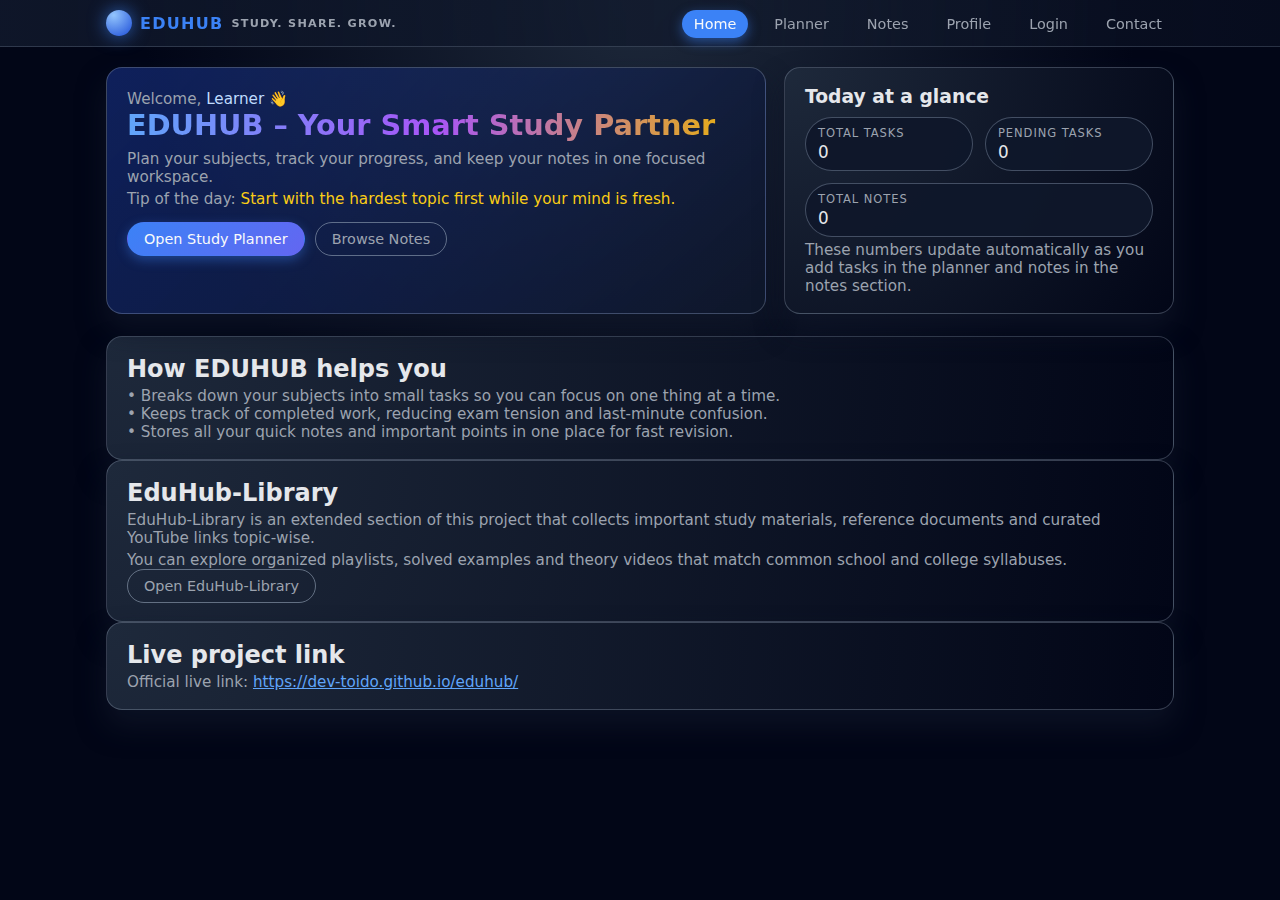
<file: index.html>
<!DOCTYPE html>
<html lang="en">
<head>
  <meta charset="UTF-8">
  <title>EDUHUB | Dashboard</title>
  <meta name="viewport" content="width=device-width, initial-scale=1">
  <link rel="stylesheet" href="style.css">
</head>
<body>
  <nav>
    <div class="nav-inner">
      <div class="logo">
        <div class="logo-dot"></div>
        EDUHUB
        <span>Study. Share. Grow.</span>
      </div>

      <div class="menu-toggle">&#9776;</div>

      <ul class="nav-links">
        <li><a href="index.html" class="active">Home</a></li>
        <li><a href="planner.html">Planner</a></li>
        <li><a href="notes.html">Notes</a></li>
        <li><a href="profile.html">Profile</a></li>
        <li><a href="login.html">Login</a></li>
        <li><a href="contact.html">Contact</a></li>
      </ul>
    </div>
  </nav>

  <main class="page-wrap">
    <section class="hero">
      <div class="card card-soft">
        <p class="hero-sub">Welcome, <span id="welcomeName" style="color:#bfdbfe;">Learner</span> 👋</p>
        <h1 class="hero-title gradient-text">EDUHUB – Your Smart Study Partner</h1>
        <p class="hero-sub">
          Plan your subjects, track your progress, and keep your notes in one focused workspace.
        </p>
        <p class="hero-sub">
          Tip of the day: <span id="quote" style="color:#facc15;"></span>
        </p>

        <div class="btn-row">
          <a href="planner.html" class="btn btn-primary">Open Study Planner</a>
          <a href="notes.html" class="btn btn-outline">Browse Notes</a>
        </div>
      </div>

      <div class="card">
        <h3 style="margin-bottom:10px;">Today at a glance</h3>
        <div class="stats-row">
          <div class="stat-pill">
            <span class="stat-label">Total Tasks</span>
            <span class="stat-value" id="totalTasks">0</span>
          </div>
          <div class="stat-pill">
            <span class="stat-label">Pending Tasks</span>
            <span class="stat-value" id="upcomingTasks">0</span>
          </div>
          <div class="stat-pill">
            <span class="stat-label">Total Notes</span>
            <span class="stat-value" id="totalNotes">0</span>
          </div>
        </div>
        <p class="hero-sub">
          These numbers update automatically as you add tasks in the planner and notes in the notes section.
        </p>
      </div>
    </section>

    <section class="card">
      <h2>How EDUHUB helps you</h2>
      <p class="hero-sub">
        • Breaks down your subjects into small tasks so you can focus on one thing at a time.<br>
        • Keeps track of completed work, reducing exam tension and last‑minute confusion.<br>
        • Stores all your quick notes and important points in one place for fast revision.
      </p>
    </section>

    <section class="card">
      <h2>EduHub-Library</h2>
      <p class="hero-sub">
        EduHub-Library is an extended section of this project that collects important study materials,
        reference documents and curated YouTube links topic-wise.
      </p>
      <p class="hero-sub">
        You can explore organized playlists, solved examples and theory videos that match common
        school and college syllabuses.
      </p>
      <a href="https://sites.google.com/view/eduhud123/eduhub"
         class="btn btn-outline"
         target="_blank"
         rel="noopener noreferrer">
        Open EduHub-Library
      </a>
    </section>

    <section class="card">
      <h2>Live project link</h2>
      <p class="hero-sub">
        Official live link:
        <a href="https://dev-toido.github.io/eduhub/"
           target="_blank"
           rel="noopener noreferrer"
           style="color:#60a5fa;">
          https://dev-toido.github.io/eduhub/
        </a>
      </p>
    </section>
  </main>

  <script src="script.js"></script>
</body>
</html>
</file>
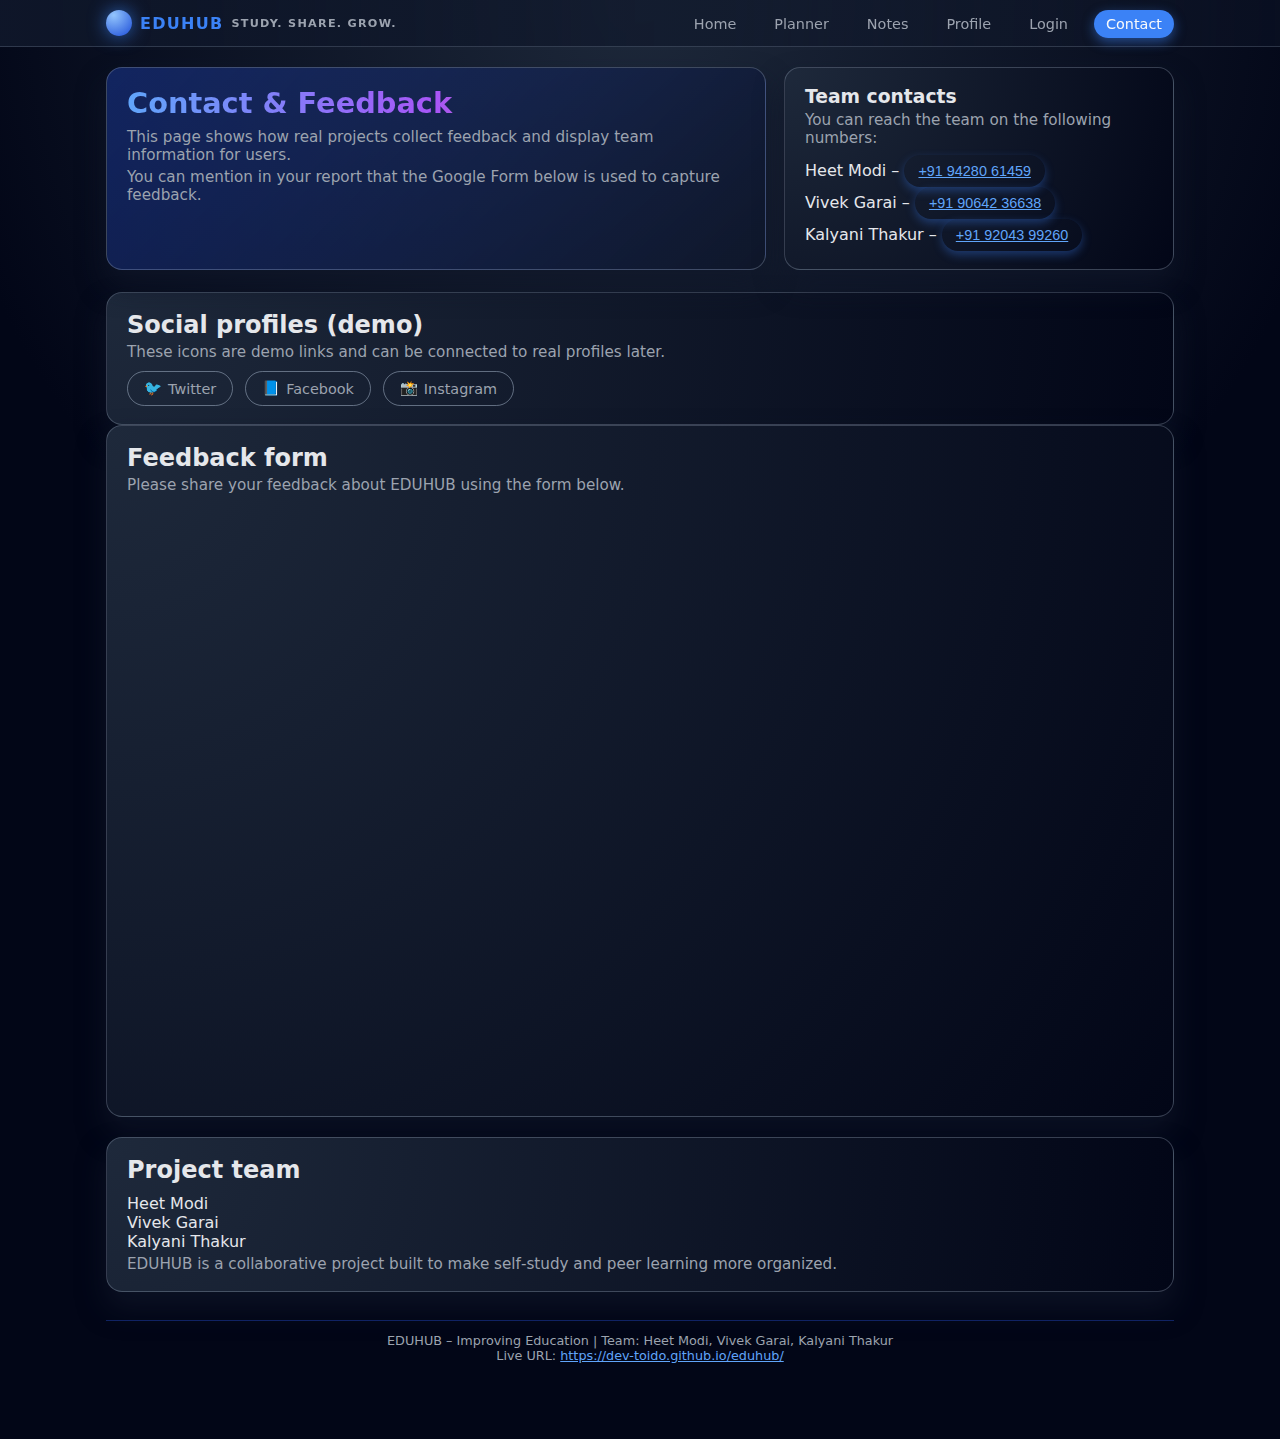
<file: contact.html>
<!DOCTYPE html>
<html lang="en">
<head>
  <meta charset="UTF-8">
  <title>EDUHUB | Contact</title>
  <meta name="viewport" content="width=device-width, initial-scale=1">
  <link rel="stylesheet" href="style.css">
</head>
<body>
  <nav>
    <div class="nav-inner">
      <div class="logo">
        <div class="logo-dot"></div>
        EDUHUB
        <span>Study. Share. Grow.</span>
      </div>

      <div class="menu-toggle">&#9776;</div>

      <ul class="nav-links">
        <li><a href="index.html">Home</a></li>
        <li><a href="planner.html">Planner</a></li>
        <li><a href="notes.html">Notes</a></li>
        <li><a href="profile.html">Profile</a></li>
        <li><a href="login.html">Login</a></li>
        <li><a href="contact.html" class="active">Contact</a></li>
      </ul>
    </div>
  </nav>

  <main class="page-wrap">
    <section class="hero">
      <div class="card card-soft">
        <h1 class="hero-title gradient-text">Contact & Feedback</h1>
        <p class="hero-sub">
          This page shows how real projects collect feedback and display team information for users.
        </p>
        <p class="hero-sub">
          You can mention in your report that the Google Form below is used to capture feedback.
        </p>
      </div>

      <div class="card">
        <h3>Team contacts</h3>
        <p class="hero-sub">You can reach the team on the following numbers:</p>
        <ul style="list-style:none; padding-left:0; margin-top:8px;">
          <li>Heet Modi – <button onclick="copyToClipboard('+919428061459')" style="background:none; border:none; color:#60a5fa; cursor:pointer; text-decoration:underline;">+91 94280 61459</button></li>
          <li>Vivek Garai – <button onclick="copyToClipboard('+919064236638')" style="background:none; border:none; color:#60a5fa; cursor:pointer; text-decoration:underline;">+91 90642 36638</button></li>
          <li>Kalyani Thakur – <button onclick="copyToClipboard('+919204399260')" style="background:none; border:none; color:#60a5fa; cursor:pointer; text-decoration:underline;">+91 92043 99260</button></li>
        </ul>
        <script>
          function copyToClipboard(text) {
            navigator.clipboard.writeText(text).then(() => {
              alert('Phone number copied!');
            });
          }
        </script>
      </div>
    </section>

    <section class="card">
      <h2>Social profiles (demo)</h2>
      <p class="hero-sub">These icons are demo links and can be connected to real profiles later.</p>
      <div style="display:flex; flex-wrap:wrap; gap:12px; margin-top:10px;">
        <a href="#" class="btn btn-outline">
          <span>🐦</span> Twitter
        </a>
        <a href="#" class="btn btn-outline">
          <span>📘</span> Facebook
        </a>
        <a href="#" class="btn btn-outline">
          <span>📸</span> Instagram
        </a>
      </div>
    </section>

    <section class="card">
      <h2>Feedback form</h2>
      <p class="hero-sub">
        Please share your feedback about EDUHUB using the form below.
      </p>

      <!-- Replace src with your real Google Forms embed URL -->
      <iframe src="https://forms.gle/2jZqL5MuZgSe7CPZA"
              width="100%"
              height="600"
              frameborder="0"
              marginheight="0"
              marginwidth="0">
        Loading…
      </iframe>
    </section>
    <section class="card" style="margin-top:20px;">
      <h2>Project team</h2>
      <ul style="margin-top:10px; list-style:none; padding-left:0;">
        <li>Heet Modi</li>
        <li>Vivek Garai</li>
        <li>Kalyani Thakur</li>
      </ul>
      <p class="hero-sub">
        EDUHUB is a collaborative project built to make self‑study and peer learning more organized.
      </p>
    </section>

    <footer>
      EDUHUB – Improving Education | Team: Heet Modi, Vivek Garai, Kalyani Thakur
      <br>
      Live URL:
      <a href="https://dev-toido.github.io/eduhub/"
         target="_blank"
         rel="noopener noreferrer"
         style="color:#60a5fa;">
        https://dev-toido.github.io/eduhub/
      </a>
    </footer>
  </main>

  <script src="script.js"></script>
</body>
</html>
</file>
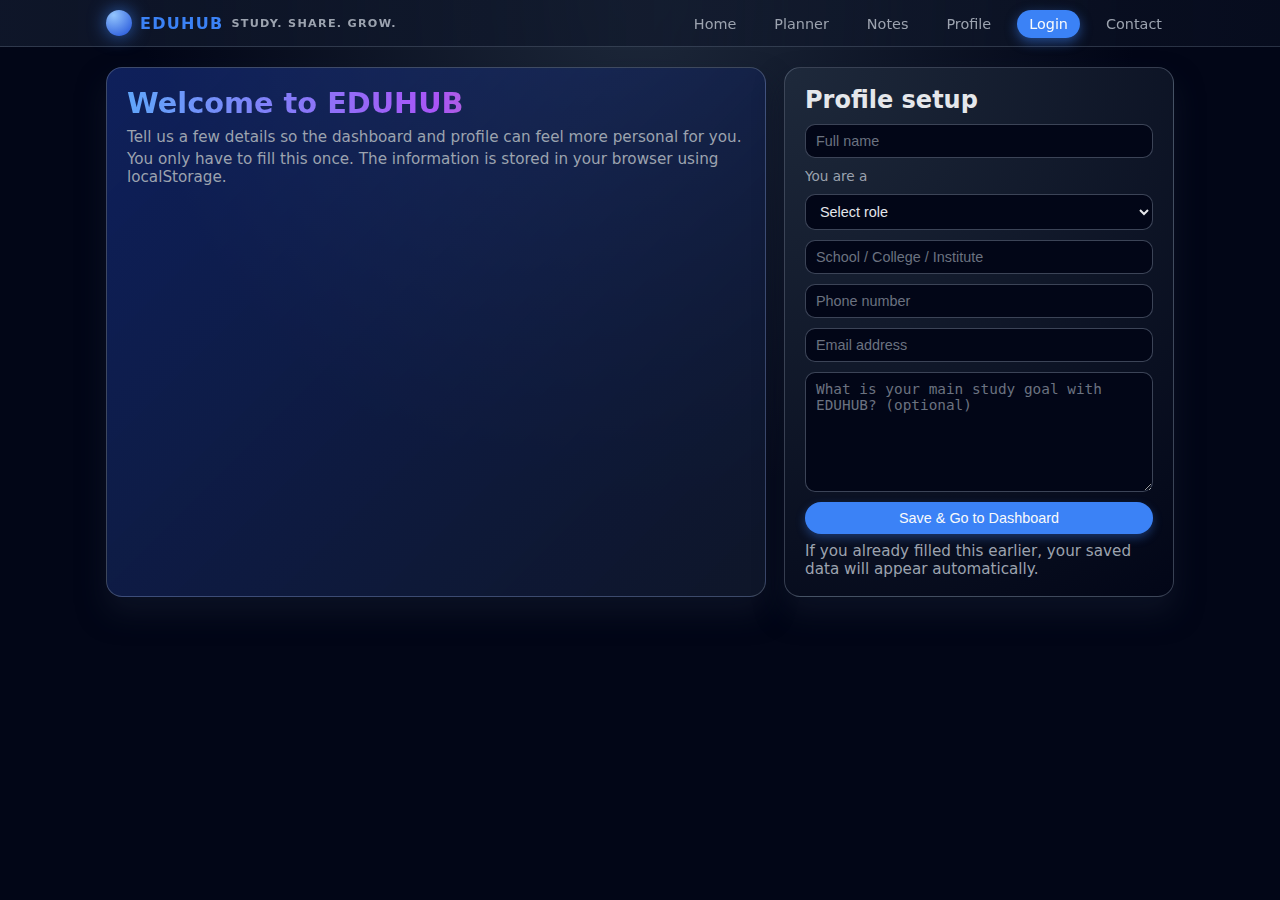
<file: login.html>
<!DOCTYPE html>
<html lang="en">
<head>
  <meta charset="UTF-8">
  <title>EDUHUB | Login / Profile Setup</title>
  <meta name="viewport" content="width=device-width, initial-scale=1">
  <link rel="stylesheet" href="style.css">
</head>
<body>
  <nav>
    <div class="nav-inner">
      <div class="logo">
        <div class="logo-dot"></div>
        EDUHUB
        <span>Study. Share. Grow.</span>
      </div>

      <div class="menu-toggle">&#9776;</div>

      <ul class="nav-links">
        <li><a href="index.html">Home</a></li>
        <li><a href="planner.html">Planner</a></li>
        <li><a href="notes.html">Notes</a></li>
        <li><a href="profile.html">Profile</a></li>
        <li><a href="login.html" class="active">Login</a></li>
        <li><a href="contact.html">Contact</a></li>
      </ul>
    </div>
  </nav>

  <main class="page-wrap">
    <section class="hero">
      <div class="card card-soft">
        <h1 class="hero-title gradient-text">Welcome to EDUHUB</h1>
        <p class="hero-sub">
          Tell us a few details so the dashboard and profile can feel more personal for you.
        </p>
        <p class="hero-sub">
          You only have to fill this once. The information is stored in your browser using localStorage.
        </p>
      </div>

      <div class="card">
        <h2>Profile setup</h2>
        <form id="userForm">
          <input type="text" id="userName" placeholder="Full name" required>

          <label style="font-size:0.85rem;color:#9ca3af;">You are a</label>
          <select id="userRole" required>
            <option value="">Select role</option>
            <option value="Student">Student</option>
            <option value="Teacher">Teacher</option>
            <option value="Parent">Parent</option>
            <option value="Other">Other</option>
          </select>

          <input type="text" id="userOrg" placeholder="School / College / Institute" required>
          <input type="text" id="userPhone" placeholder="Phone number" required>
          <input type="email" id="userEmail" placeholder="Email address" required>

          <textarea id="userGoal" placeholder="What is your main study goal with EDUHUB? (optional)"></textarea>

          <button type="submit">Save & Go to Dashboard</button>
        </form>
        <p class="hero-sub" style="margin-top:8px;">
          If you already filled this earlier, your saved data will appear automatically.
        </p>
      </div>
    </section>
  </main>

  <script src="script.js"></script>
</body>
</html>
</file>
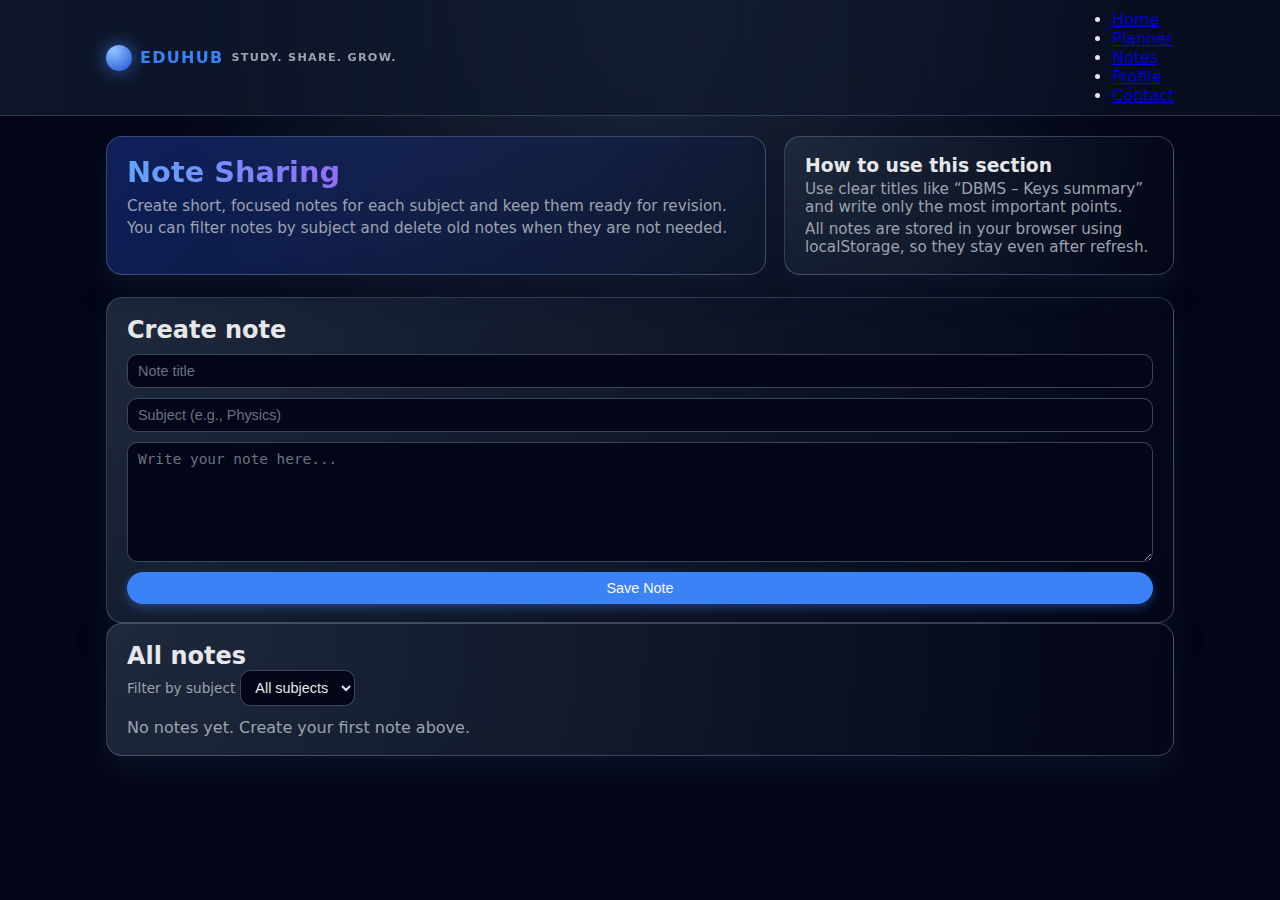
<file: notes.html>
<!DOCTYPE html>
<html lang="en">
<head>
  <meta charset="UTF-8">
  <title>EDUHUB | Notes</title>
  <link rel="stylesheet" href="style.css">
</head>
<body>
  <nav>
    <div class="nav-inner">
      <div class="logo">
        <div class="logo-dot"></div>
        EDUHUB
        <span>Study. Share. Grow.</span>
      </div>
      <ul>
        <li><a href="index.html">Home</a></li>
        <li><a href="planner.html">Planner</a></li>
        <li><a href="notes.html" class="active">Notes</a></li>
        <li><a href="profile.html">Profile</a></li>
        <li><a href="contact.html">Contact</a></li>
      </ul>
    </div>
  </nav>

  <main class="page-wrap">
    <section class="hero">
      <div class="card card-soft">
        <h1 class="hero-title gradient-text">Note Sharing</h1>
        <p class="hero-sub">
          Create short, focused notes for each subject and keep them ready for revision.
        </p>
        <p class="hero-sub">
          You can filter notes by subject and delete old notes when they are not needed.
        </p>
      </div>

      <div class="card">
        <h3>How to use this section</h3>
        <p class="hero-sub">
          Use clear titles like “DBMS – Keys summary” and write only the most important points.
        </p>
        <p class="hero-sub">
          All notes are stored in your browser using localStorage, so they stay even after refresh.
        </p>
      </div>
    </section>

    <section class="card">
      <h2>Create note</h2>
      <form id="noteForm">
        <input type="text" id="noteTitle" placeholder="Note title" required>
        <input type="text" id="noteSubject" placeholder="Subject (e.g., Physics)" required>
        <textarea id="noteContent" placeholder="Write your note here..." required></textarea>
        <button type="submit">Save Note</button>
      </form>
    </section>

    <section class="card">
      <h2>All notes</h2>
      <label for="filterSubject" style="font-size:0.85rem;color:#9ca3af;">Filter by subject</label>
      <select id="filterSubject">
        <option value="all">All subjects</option>
      </select>
      <div class="notes-grid" id="notesContainer">
        <!-- Notes added by JS -->
      </div>
    </section>
  </main>

  <script src="script.js"></script>
</body>
</html>
</file>
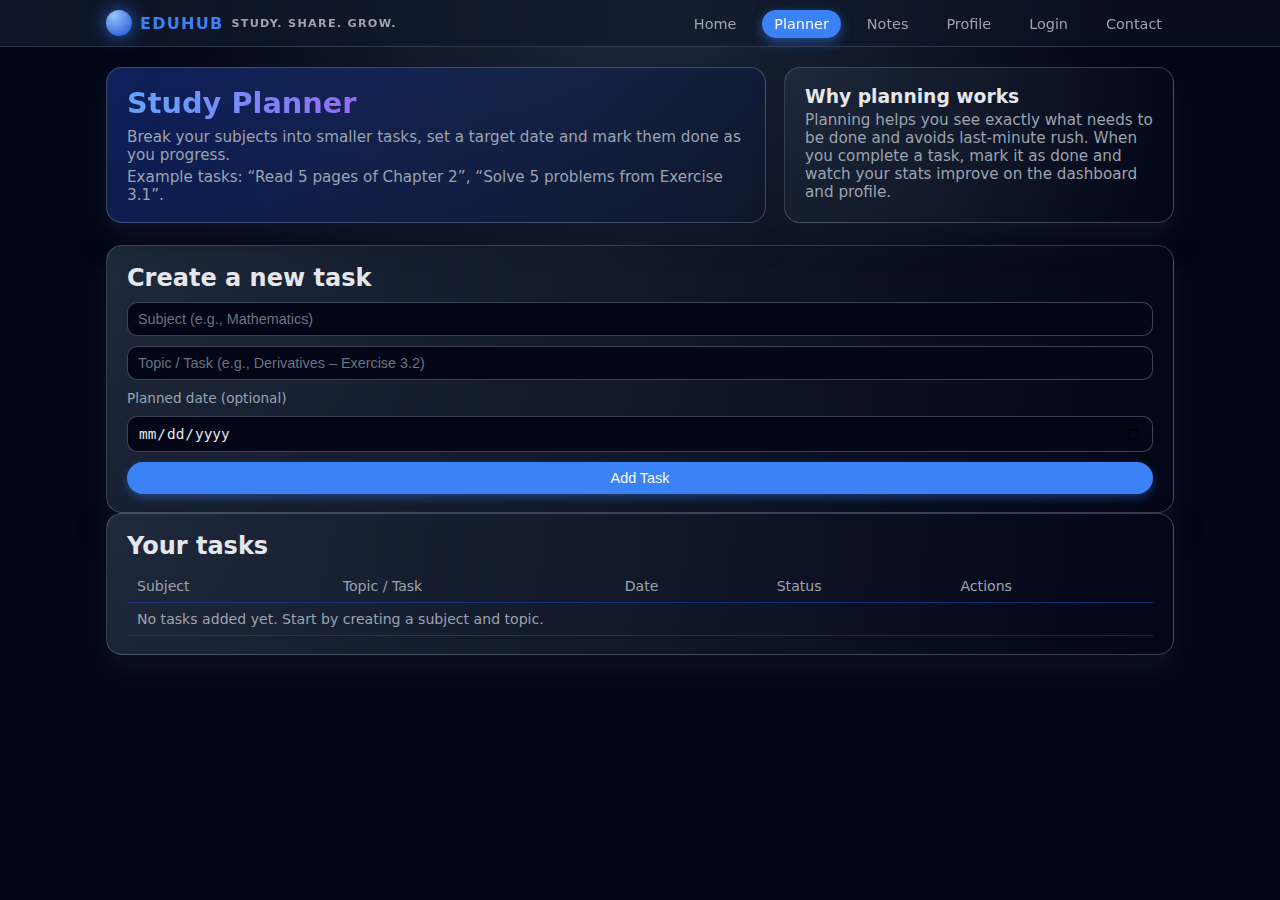
<file: planner.html>
<!DOCTYPE html>
<html lang="en">
<head>
  <meta charset="UTF-8">
  <title>EDUHUB | Study Planner</title>
  <meta name="viewport" content="width=device-width, initial-scale=1">
  <link rel="stylesheet" href="style.css">
</head>
<body>
  <nav>
    <div class="nav-inner">
      <div class="logo">
        <div class="logo-dot"></div>
        EDUHUB
        <span>Study. Share. Grow.</span>
      </div>

      <div class="menu-toggle">&#9776;</div>

      <ul class="nav-links">
        <li><a href="index.html">Home</a></li>
        <li><a href="planner.html" class="active">Planner</a></li>
        <li><a href="notes.html">Notes</a></li>
        <li><a href="profile.html">Profile</a></li>
        <li><a href="login.html">Login</a></li>
        <li><a href="contact.html">Contact</a></li>
      </ul>
    </div>
  </nav>

  <main class="page-wrap">
    <section class="hero">
      <div class="card card-soft">
        <h1 class="hero-title gradient-text">Study Planner</h1>
        <p class="hero-sub">
          Break your subjects into smaller tasks, set a target date and mark them done as you progress.
        </p>
        <p class="hero-sub">
          Example tasks: “Read 5 pages of Chapter 2”, “Solve 5 problems from Exercise 3.1”.
        </p>
      </div>

      <div class="card">
        <h3>Why planning works</h3>
        <p class="hero-sub">
          Planning helps you see exactly what needs to be done and avoids last‑minute rush. When you
          complete a task, mark it as done and watch your stats improve on the dashboard and profile.
        </p>
      </div>
    </section>

    <section class="card">
      <h2>Create a new task</h2>
      <form id="plannerForm">
        <input type="text" id="subject" placeholder="Subject (e.g., Mathematics)" required>
        <input type="text" id="topic" placeholder="Topic / Task (e.g., Derivatives – Exercise 3.2)" required>
        <label for="date" style="font-size:0.85rem;color:#9ca3af;">Planned date (optional)</label>
        <input type="date" id="date">
        <button type="submit">Add Task</button>
      </form>
    </section>

    <section class="card">
      <h2>Your tasks</h2>
      <div class="table-wrap">
        <table>
          <thead>
            <tr>
              <th>Subject</th>
              <th>Topic / Task</th>
              <th>Date</th>
              <th>Status</th>
              <th>Actions</th>
            </tr>
          </thead>
          <tbody id="tasksBody">
            <!-- Filled by JS -->
          </tbody>
        </table>
      </div>
    </section>
  </main>

  <script src="script.js"></script>
</body>
</html>
</file>
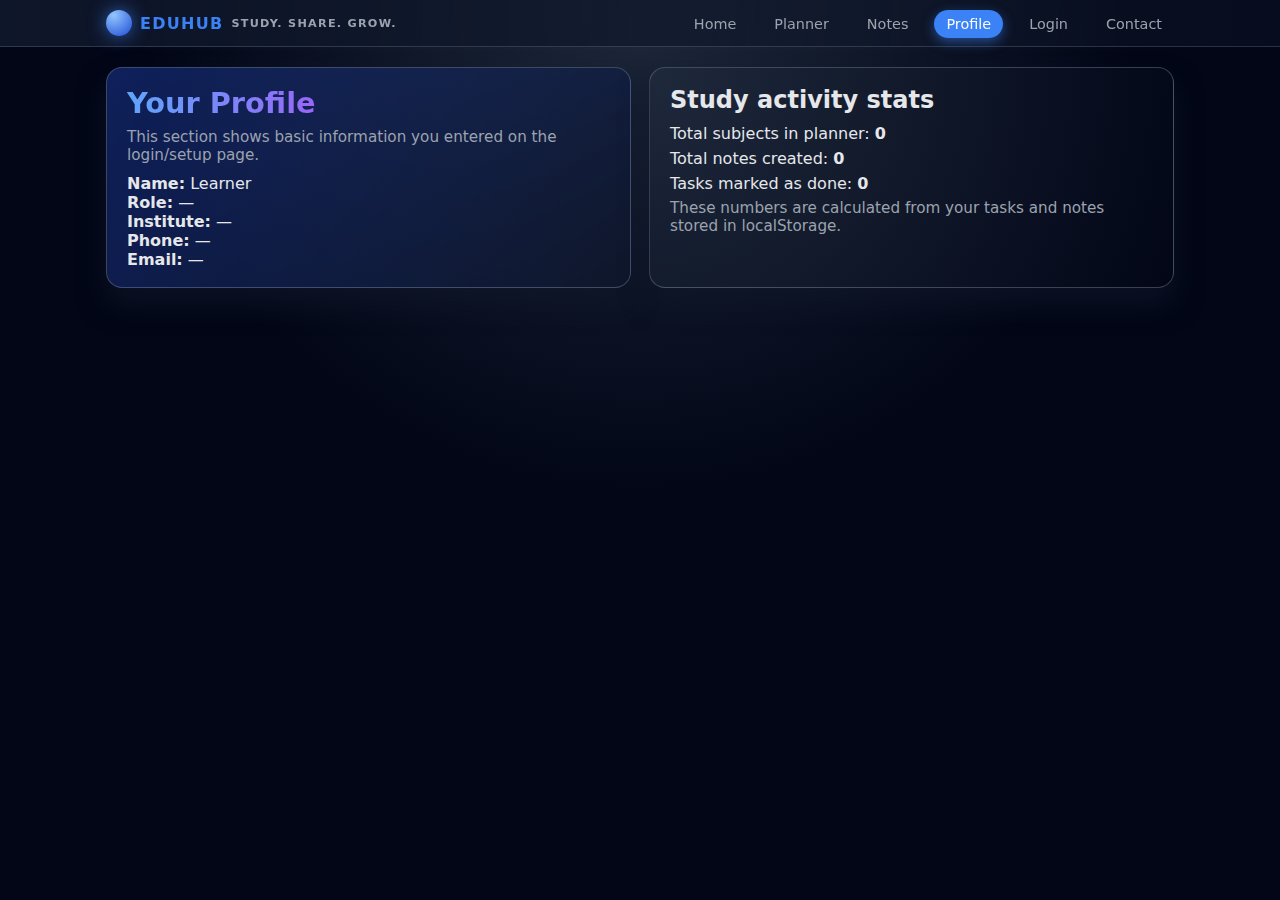
<file: profile.html>
<!DOCTYPE html>
<html lang="en">
<head>
  <meta charset="UTF-8">
  <title>EDUHUB | Profile</title>
  <meta name="viewport" content="width=device-width, initial-scale=1">
  <link rel="stylesheet" href="style.css">
</head>
<body>
  <nav>
    <div class="nav-inner">
      <div class="logo">
        <div class="logo-dot"></div>
        EDUHUB
        <span>Study. Share. Grow.</span>
      </div>

      <div class="menu-toggle">&#9776;</div>

      <ul class="nav-links">
        <li><a href="index.html">Home</a></li>
        <li><a href="planner.html">Planner</a></li>
        <li><a href="notes.html">Notes</a></li>
        <li><a href="profile.html" class="active">Profile</a></li>
        <li><a href="login.html">Login</a></li>
        <li><a href="contact.html">Contact</a></li>
      </ul>
    </div>
  </nav>

  <main class="page-wrap">
    <section class="profile-grid">
      <div class="card card-soft">
        <h1 class="hero-title gradient-text">Your Profile</h1>
        <p class="hero-sub">
          This section shows basic information you entered on the login/setup page.
        </p>

        <div style="margin-top:10px;">
          <p><strong>Name:</strong> <span id="profileName">Learner</span></p>
          <p><strong>Role:</strong> <span id="profileRole">—</span></p>
          <p><strong>Institute:</strong> <span id="profileOrg">—</span></p>
          <p><strong>Phone:</strong> <span id="profilePhone">—</span></p>
          <p><strong>Email:</strong> <span id="profileEmail">—</span></p>
        </div>
      </div>

      <div class="card">
        <h2>Study activity stats</h2>
        <ul style="margin-top:10px; list-style:none; padding-left:0;">
          <li style="margin-bottom:6px;">
            Total subjects in planner:
            <strong id="profileTotalSubjects">0</strong>
          </li>
          <li style="margin-bottom:6px;">
            Total notes created:
            <strong id="profileTotalNotes">0</strong>
          </li>
          <li style="margin-bottom:6px;">
            Tasks marked as done:
            <strong id="profileCompletedTasks">0</strong>
          </li>
        </ul>
        <p class="hero-sub">
          These numbers are calculated from your tasks and notes stored in localStorage.
        </p>
      </div>
    </section>

  
  </main>

  <script src="script.js"></script>
</body>
</html>
</file>
<file: style.css>
/* ===== Base reset & typography ===== */
* {
  margin: 0;
  padding: 0;
  box-sizing: border-box;
}

:root {
  --bg: #050816;
  --bg-soft: #0f172a;
  --accent: #3b82f6;
  --accent-soft: rgba(59,130,246,0.15);
  --text: #e5e7eb;
  --muted: #9ca3af;
  --danger: #f97373;
  --success: #4ade80;
  --radius-lg: 16px;
  --radius-md: 10px;
  --shadow-soft: 0 16px 28px rgba(15,23,42,0.7);
}

body {
  font-family: system-ui, -apple-system, BlinkMacSystemFont, "Segoe UI", sans-serif;
  background: radial-gradient(circle at top, #1e293b 0, #020617 45%);
  color: var(--text);
  min-height: 100vh;
}

/* ===== Navbar ===== */
nav {
  position: sticky;
  top: 0;
  z-index: 50;
  backdrop-filter: blur(18px);
  background: linear-gradient(90deg, rgba(15,23,42,0.95), rgba(15,23,42,0.4));
  border-bottom: 1px solid rgba(148,163,184,0.25);
}

.nav-inner {
  max-width: 1100px;
  margin: 0 auto;
  padding: 10px 16px;
  display: flex;
  align-items: center;
  justify-content: space-between;
}

.logo {
  display: flex;
  align-items: center;
  gap: 8px;
  font-weight: 700;
  letter-spacing: 0.08em;
  text-transform: uppercase;
  color: var(--accent);
}

.logo span {
  font-size: 0.7rem;
  color: var(--muted);
}

.logo-dot {
  width: 26px;
  height: 26px;
  border-radius: 999px;
  background: radial-gradient(circle at 30% 20%, #93c5fd, #1d4ed8);
  box-shadow: 0 0 18px rgba(59,130,246,0.7);
}

/* Desktop nav links */
.nav-links {
  list-style: none;
  display: flex;
  gap: 14px;
}

.nav-links li a {
  color: var(--muted);
  text-decoration: none;
  padding: 6px 12px;
  border-radius: 999px;
  font-size: 0.9rem;
  transition: all 0.2s ease;
}

.nav-links li a:hover {
  color: #f9fafb;
  background: rgba(148,163,184,0.18);
}

.nav-links li a.active {
  color: #f9fafb;
  background: var(--accent);
  box-shadow: 0 4px 12px rgba(59,130,246,0.5);
}

/* Mobile menu icon */
.menu-toggle {
  display: none;
  font-size: 1.4rem;
  cursor: pointer;
  color: #e5e7eb;
}

/* ===== Layout ===== */
.page-wrap {
  max-width: 1100px;
  margin: 20px auto 40px;
  padding: 0 16px 20px;
}

/* Hero / dashboard cards */
.hero {
  display: grid;
  grid-template-columns: minmax(0, 2.2fr) minmax(0, 1.3fr);
  gap: 18px;
  align-items: stretch;
  margin-bottom: 22px;
}

.card {
  background: radial-gradient(circle at top left, #1e293b, #020617);
  border-radius: var(--radius-lg);
  border: 1px solid rgba(148,163,184,0.35);
  box-shadow: var(--shadow-soft);
  padding: 18px 20px;
}

.card-soft {
  background: linear-gradient(135deg, rgba(30,64,175,0.45), rgba(15,23,42,0.95));
}

/* Hero text */
.hero-title {
  font-size: 1.8rem;
  font-weight: 700;
  margin-bottom: 8px;
}

.hero-sub {
  color: var(--muted);
  font-size: 0.95rem;
  margin-top: 4px;
}

/* Gradient text */
.gradient-text {
  background: linear-gradient(to right, #60a5fa, #a855f7, #eab308);
  background-clip: text;
  -webkit-background-clip: text;
  -webkit-text-fill-color: transparent;
}

/* Stat pills */
.stats-row {
  display: flex;
  flex-wrap: wrap;
  gap: 12px;
  margin-top: 10px;
}

.stat-pill {
  flex: 1 1 120px;
  background: rgba(15,23,42,0.95);
  border-radius: 999px;
  border: 1px solid rgba(148,163,184,0.4);
  padding: 8px 12px;
  display: flex;
  flex-direction: column;
  gap: 2px;
}

.stat-label {
  font-size: 0.72rem;
  color: var(--muted);
  letter-spacing: 0.08em;
  text-transform: uppercase;
}

.stat-value {
  font-size: 1.05rem;
}

/* Buttons */
.btn-row {
  display: flex;
  flex-wrap: wrap;
  gap: 10px;
  margin-top: 14px;
}

.btn {
  display: inline-flex;
  align-items: center;
  justify-content: center;
  gap: 6px;
  border-radius: 999px;
  padding: 8px 16px;
  font-size: 0.9rem;
  border: 1px solid transparent;
  cursor: pointer;
  transition: all 0.2s ease;
  text-decoration: none;
}

.btn-primary {
  background: linear-gradient(135deg, #3b82f6, #6366f1);
  color: #f9fafb;
  box-shadow: 0 4px 12px rgba(59,130,246,0.4);
}

.btn-primary:hover {
  transform: translateY(-1px);
  box-shadow: 0 6px 18px rgba(59,130,246,0.6);
}

.btn-outline {
  background: transparent;
  border-color: rgba(148,163,184,0.6);
  color: var(--muted);
}

.btn-outline:hover {
  border-color: #e5e7eb;
  color: #e5e7eb;
}

/* Forms */
form {
  display: flex;
  flex-direction: column;
  gap: 10px;
  margin-top: 10px;
}

input[type="text"],
input[type="email"],
input[type="date"],
select,
textarea {
  background: #020617;
  border-radius: var(--radius-md);
  border: 1px solid rgba(148,163,184,0.4);
  color: var(--text);
  padding: 8px 10px;
  font-size: 0.9rem;
}

input::placeholder,
textarea::placeholder {
  color: #6b7280;
}

textarea {
  min-height: 120px;
  resize: vertical;
}

input:focus,
textarea:focus,
select:focus {
  outline: none;
  border-color: var(--accent);
  box-shadow: 0 0 0 1px rgba(59,130,246,0.5);
}

button,
input[type="submit"] {
  border-radius: 999px;
  padding: 8px 14px;
  background: var(--accent);
  border: none;
  color: #f9fafb;
  font-size: 0.9rem;
  cursor: pointer;
  transition: all 0.2s ease;
  box-shadow: 0 4px 10px rgba(59,130,246,0.35);
}

button:hover,
input[type="submit"]:hover {
  transform: translateY(-1px);
  box-shadow: 0 6px 16px rgba(59,130,246,0.55);
}

/* Table (planner) */
.table-wrap {
  overflow-x: auto;
  margin-top: 10px;
}

table {
  width: 100%;
  border-collapse: collapse;
  font-size: 0.88rem;
}

th, td {
  padding: 8px 10px;
  border-bottom: 1px solid rgba(30,64,175,0.6);
}

th {
  text-align: left;
  color: var(--muted);
  font-weight: 500;
}

.status-pill {
  padding: 3px 9px;
  border-radius: 999px;
  font-size: 0.75rem;
}

.status-done {
  background: rgba(34,197,94,0.16);
  color: #bbf7d0;
}

.status-pending {
  background: rgba(245,158,11,0.17);
  color: #fed7aa;
}

/* Notes grid */
.notes-grid {
  display: grid;
  grid-template-columns: repeat(auto-fit, minmax(230px, 1fr));
  gap: 12px;
  margin-top: 12px;
}

.note-card {
  background: radial-gradient(circle at top, #1e293b, #020617);
  border-radius: var(--radius-md);
  padding: 12px 13px;
  border: 1px solid rgba(148,163,184,0.4);
  display: flex;
  flex-direction: column;
  gap: 6px;
}

.note-tag {
  font-size: 0.7rem;
  text-transform: uppercase;
  letter-spacing: 0.08em;
  color: var(--muted);
}

/* Profile stats */
.profile-grid {
  display: grid;
  grid-template-columns: minmax(0, 1.4fr) minmax(0, 1.4fr);
  gap: 18px;
}

/* Footer */
footer {
  padding: 12px 8px 16px;
  text-align: center;
  font-size: 0.8rem;
  color: var(--muted);
  border-top: 1px solid rgba(30,64,175,0.5);
  margin-top: 28px;
}

/* ===== Responsive ===== */
@media (max-width: 900px) {
  .hero {
    grid-template-columns: 1fr;
  }
  .profile-grid {
    grid-template-columns: 1fr;
  }
}

/* Mobile nav behaviour */
@media (max-width: 720px) {
  .nav-inner {
    padding: 8px 12px;
  }

  .menu-toggle {
    display: block;
  }

  .nav-links {
    position: absolute;
    top: 56px;
    left: 0;
    width: 100%;
    background: rgba(15,23,42,0.98);
    flex-direction: column;
    align-items: flex-start;
    padding: 10px 14px 14px;
    gap: 4px;
    display: none; /* hidden by default */
  }

  .nav-links li {
    width: 100%;
  }

  .nav-links li a {
    display: block;
    width: 100%;
  }

  .nav-links.show {
    display: flex; /* toggled via JS */
  }

  .page-wrap {
    padding-left: 12px;
    padding-right: 12px;
  }
}
</file>
